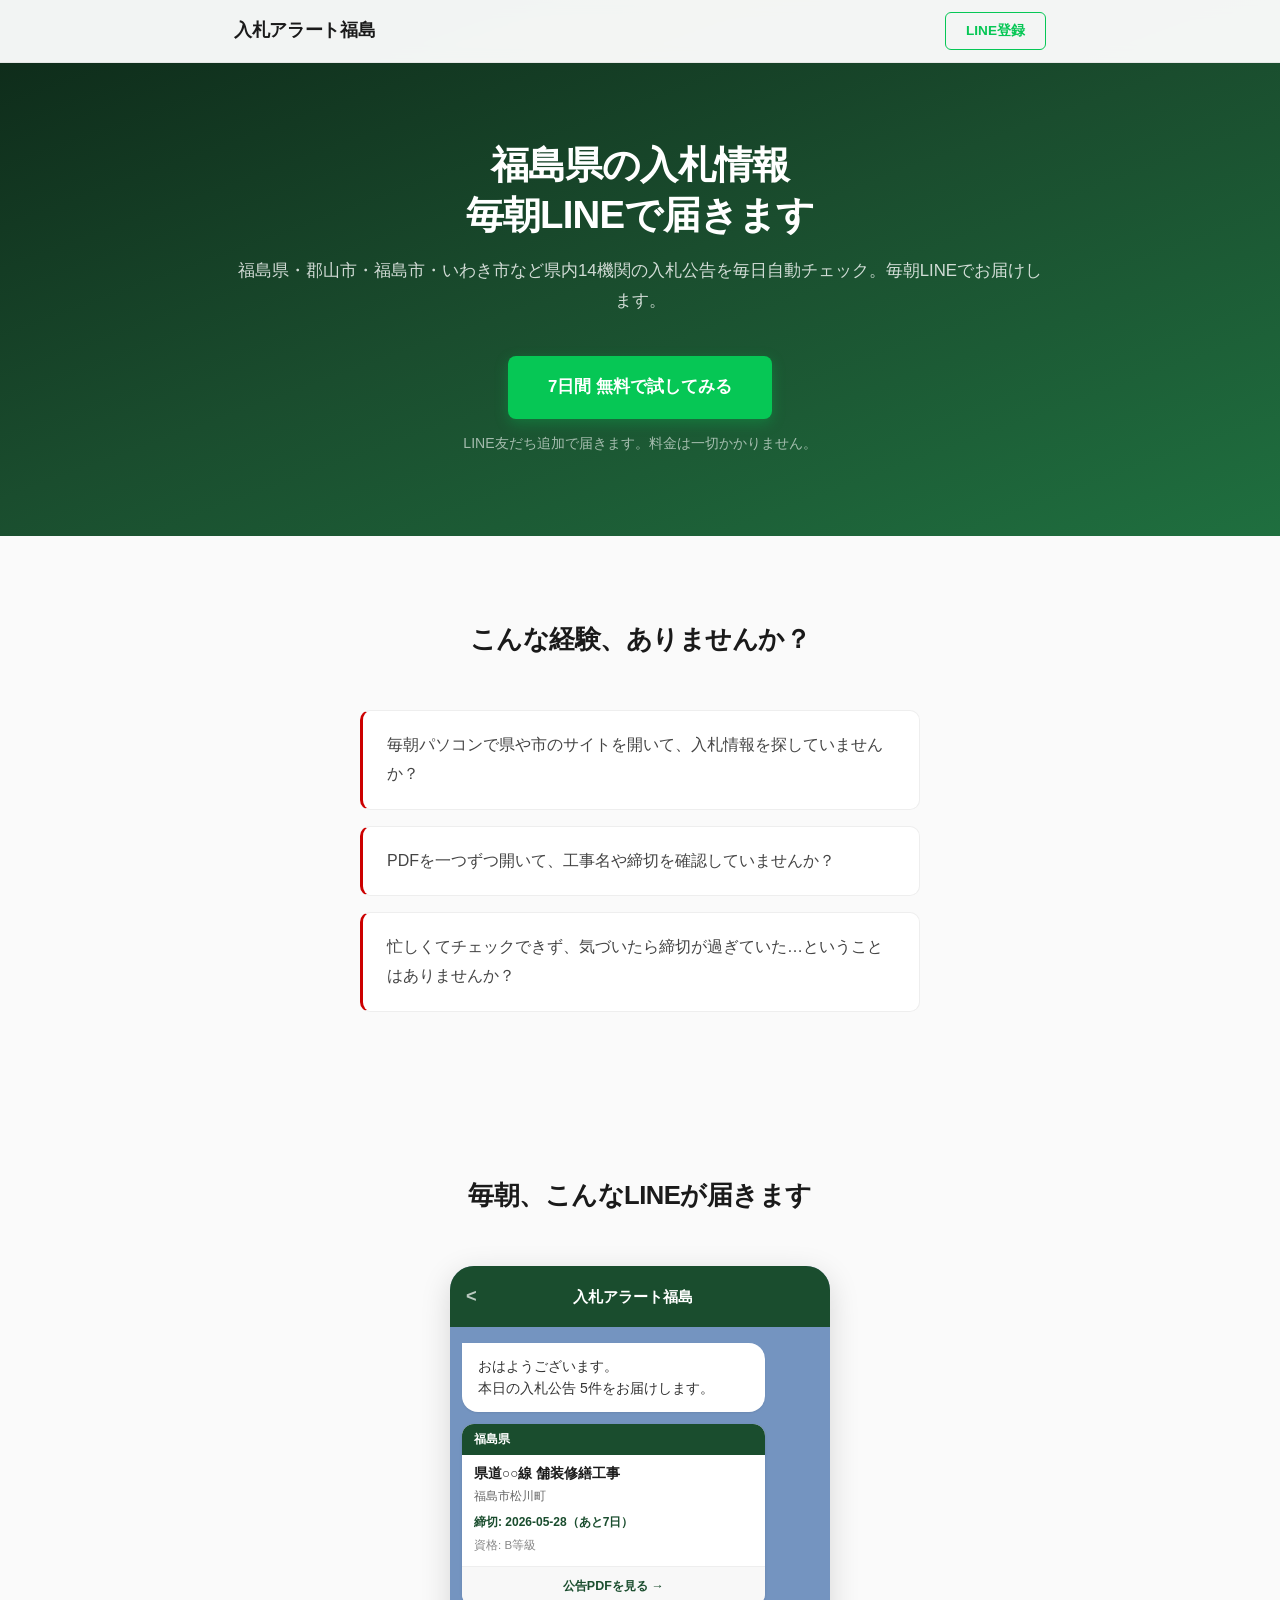
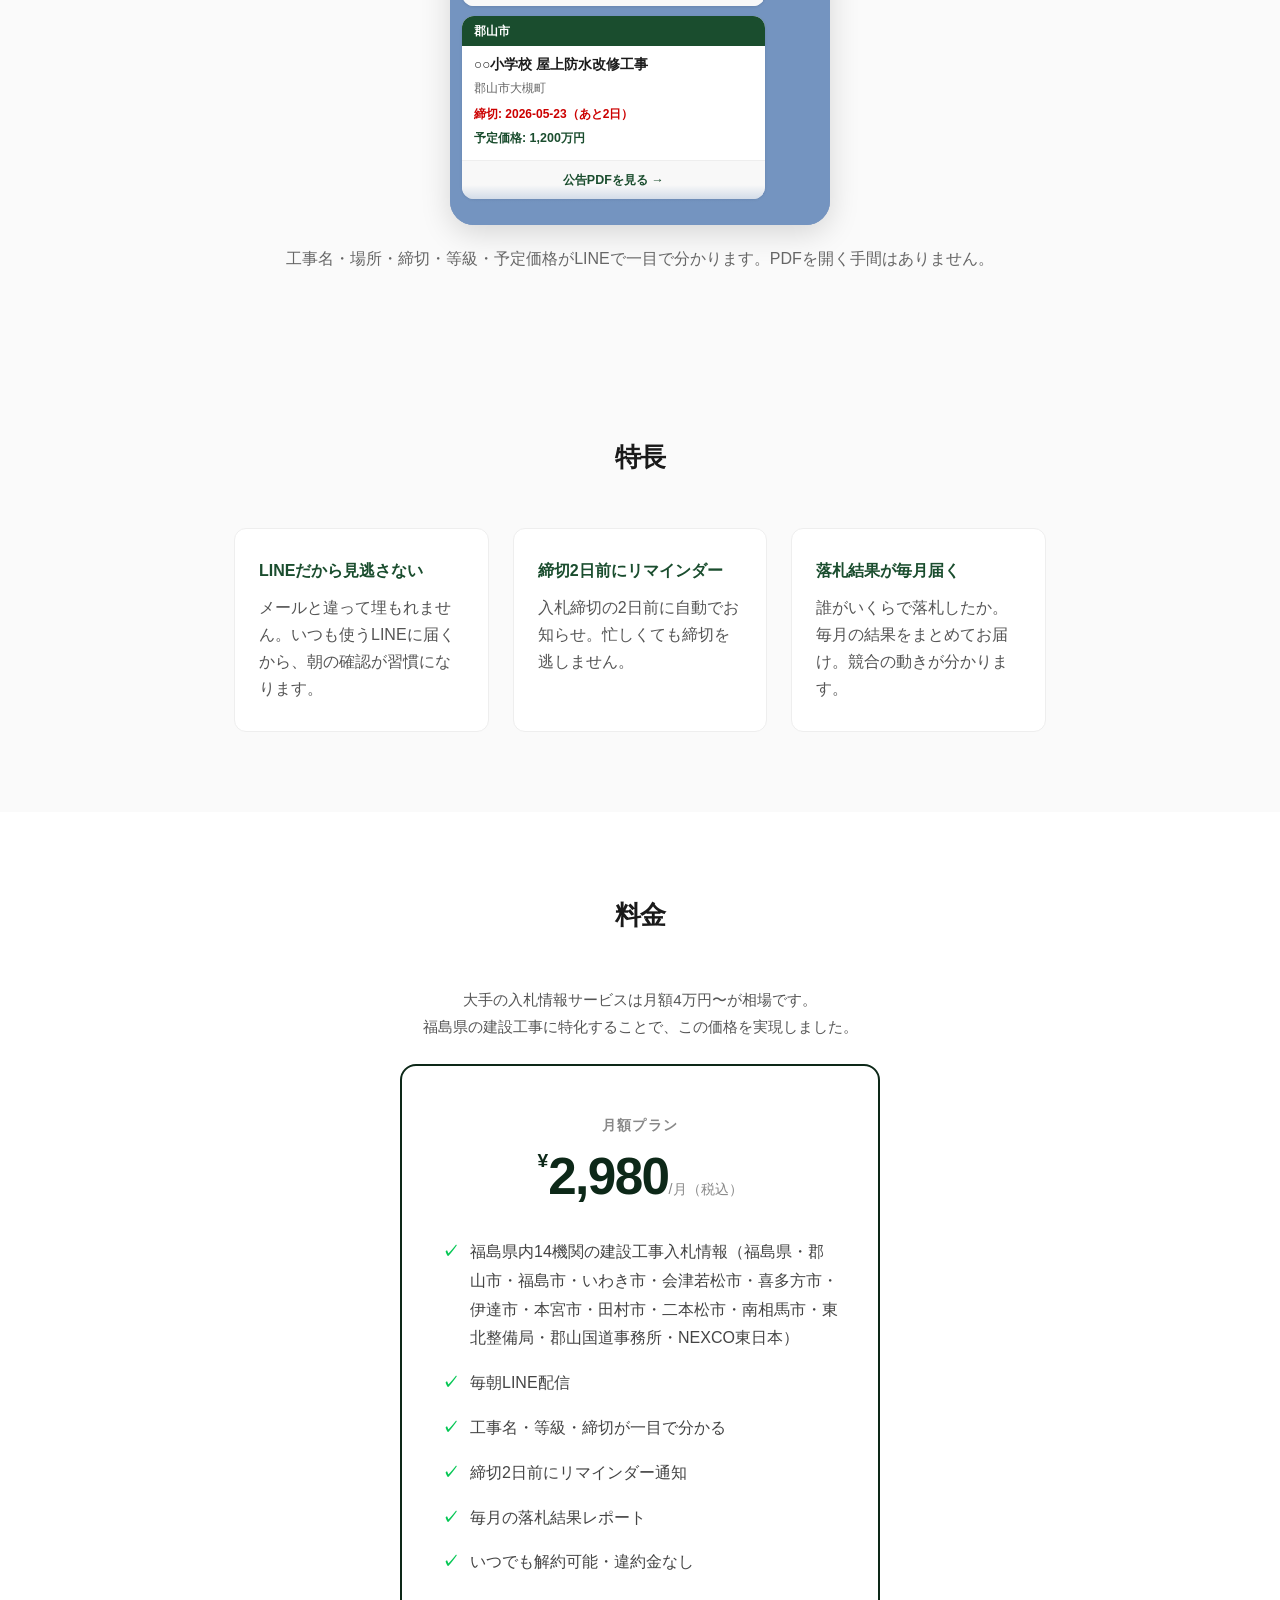
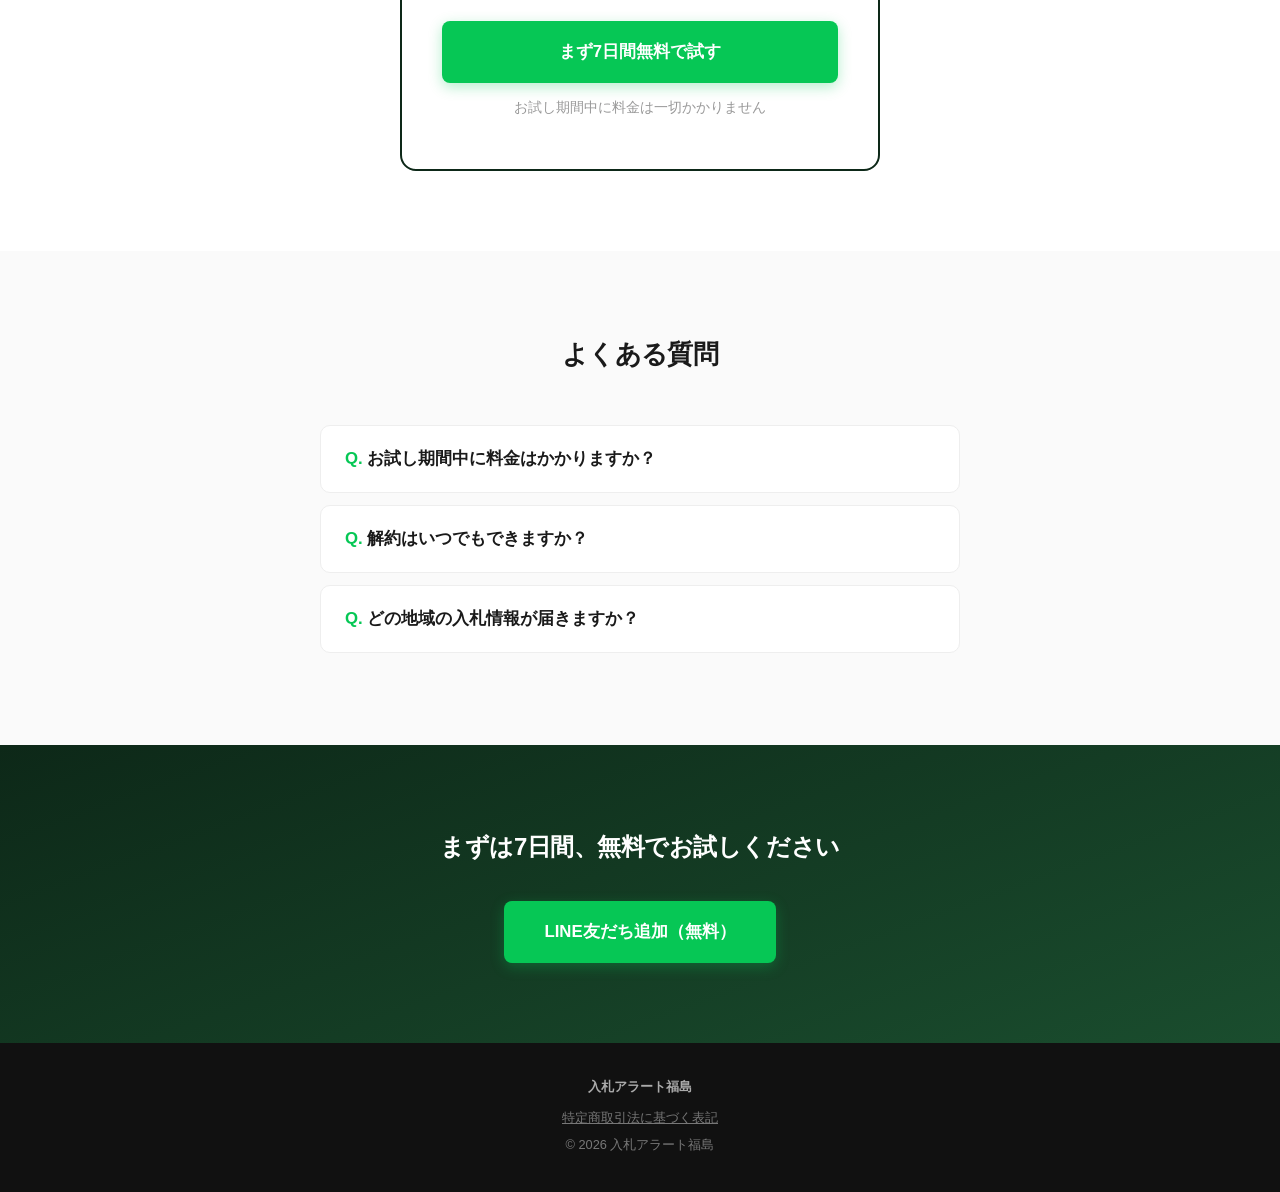
<file: index.html>
<!DOCTYPE html>
<html lang="ja">
<head>
  <meta charset="UTF-8">
  <meta name="viewport" content="width=device-width, initial-scale=1.0">
  <title>入札アラート福島 — 毎朝LINEで届く入札情報</title>
  <meta name="description" content="福島県の公共工事入札公告を毎朝LINEでお届け。県内14機関（福島県・郡山市・福島市・いわき市・会津若松市・喜多方市・伊達市・本宮市・田村市・二本松市・南相馬市ほか）の案件を自動収集。落札結果・締切リマインダーも配信。7日間無料。">
  <link rel="stylesheet" href="style.css?v=20260522">
</head>
<body>

  <nav class="topbar">
    <div class="container topbar-inner">
      <span class="logo">入札アラート福島</span>
      <a href="https://line.me/R/ti/p/@232lrfpz" class="nav-cta">LINE登録</a>
    </div>
  </nav>

  <header class="hero">
    <div class="container">
      <h1>福島県の入札情報<br>毎朝LINEで届きます</h1>
      <p class="subtitle">福島県・郡山市・福島市・いわき市など県内14機関の入札公告を毎日自動チェック。毎朝LINEでお届けします。</p>
      <a href="https://line.me/R/ti/p/@232lrfpz" class="cta-button">7日間 無料で試してみる</a>
      <p class="cta-note">LINE友だち追加で届きます。料金は一切かかりません。</p>
    </div>
  </header>

  <section class="pain">
    <div class="container">
      <h2>こんな経験、ありませんか？</h2>
      <div class="pain-grid">
        <div class="pain-item">
          <p>毎朝パソコンで県や市のサイトを開いて、入札情報を探していませんか？</p>
        </div>
        <div class="pain-item">
          <p>PDFを一つずつ開いて、工事名や締切を確認していませんか？</p>
        </div>
        <div class="pain-item">
          <p>忙しくてチェックできず、気づいたら締切が過ぎていた…ということはありませんか？</p>
        </div>
      </div>
    </div>
  </section>

  <section class="preview">
    <div class="container">
      <h2>毎朝、こんなLINEが届きます</h2>
      <div class="phone-frame">
        <div class="phone-header">
          <span class="phone-back">&lt;</span>
          <span class="phone-name">入札アラート福島</span>
          <span class="phone-icons"></span>
        </div>
        <div class="phone-chat">
          <div class="chat-bubble">
            おはようございます。<br>本日の入札公告 5件をお届けします。
          </div>
          <div class="chat-card">
            <div class="chat-card-header">福島県</div>
            <div class="chat-card-body">
              <div class="chat-card-title">県道○○線 舗装修繕工事</div>
              <div class="chat-card-meta">福島市松川町</div>
              <div class="chat-card-deadline">締切: 2026-05-28（あと7日）</div>
              <div class="chat-card-grade">資格: B等級</div>
            </div>
            <div class="chat-card-link">公告PDFを見る &rarr;</div>
          </div>
          <div class="chat-card">
            <div class="chat-card-header">郡山市</div>
            <div class="chat-card-body">
              <div class="chat-card-title">○○小学校 屋上防水改修工事</div>
              <div class="chat-card-meta">郡山市大槻町</div>
              <div class="chat-card-deadline urgent">締切: 2026-05-23（あと2日）</div>
              <div class="chat-card-budget">予定価格: 1,200万円</div>
            </div>
            <div class="chat-card-link">公告PDFを見る &rarr;</div>
          </div>
          <div class="chat-fade"></div>
        </div>
      </div>
      <p class="preview-note">工事名・場所・締切・等級・予定価格がLINEで一目で分かります。PDFを開く手間はありません。</p>
    </div>
  </section>

  <section class="features">
    <div class="container">
      <h2>特長</h2>
      <div class="feature-grid">
        <div class="feature-card">
          <h3>LINEだから見逃さない</h3>
          <p>メールと違って埋もれません。いつも使うLINEに届くから、朝の確認が習慣になります。</p>
        </div>
        <div class="feature-card">
          <h3>締切2日前にリマインダー</h3>
          <p>入札締切の2日前に自動でお知らせ。忙しくても締切を逃しません。</p>
        </div>
        <div class="feature-card">
          <h3>落札結果が毎月届く</h3>
          <p>誰がいくらで落札したか。毎月の結果をまとめてお届け。競合の動きが分かります。</p>
        </div>
      </div>
    </div>
  </section>

  <section class="pricing">
    <div class="container">
      <h2>料金</h2>
      <p class="price-compare">大手の入札情報サービスは月額4万円〜が相場です。<br>福島県の建設工事に特化することで、この価格を実現しました。</p>
      <div class="price-card">
        <p class="price-label">月額プラン</p>
        <div class="price">
          <span class="price-yen">&yen;</span><span class="price-num">2,980</span><span class="price-unit">/月（税込）</span>
        </div>
        <ul>
          <li>福島県内14機関の建設工事入札情報（福島県・郡山市・福島市・いわき市・会津若松市・喜多方市・伊達市・本宮市・田村市・二本松市・南相馬市・東北整備局・郡山国道事務所・NEXCO東日本）</li>
          <li>毎朝LINE配信</li>
          <li>工事名・等級・締切が一目で分かる</li>
          <li>締切2日前にリマインダー通知</li>
          <li>毎月の落札結果レポート</li>
          <li>いつでも解約可能・違約金なし</li>
        </ul>
        <a href="https://line.me/R/ti/p/@232lrfpz" class="cta-button">まず7日間無料で試す</a>
        <p class="price-note">お試し期間中に料金は一切かかりません</p>
      </div>
    </div>
  </section>

  <section class="faq">
    <div class="container">
      <h2>よくある質問</h2>
      <details>
        <summary>お試し期間中に料金はかかりますか？</summary>
        <p>いいえ。LINE友だち追加から7日間は完全無料です。お試し後、ご自身でお申込みいただかない限り料金はかかりません。</p>
      </details>
      <details>
        <summary>解約はいつでもできますか？</summary>
        <p>はい、いつでも解約できます。LINEで「解約」とメッセージを送るだけで完了します。違約金等はありません。</p>
      </details>
      <details>
        <summary>どの地域の入札情報が届きますか？</summary>
        <p>福島県・郡山市・福島市・いわき市・会津若松市・喜多方市・伊達市・本宮市・田村市・二本松市・南相馬市・東北整備局・郡山国道事務所・NEXCO東日本の計14機関の建設工事入札公告を配信しています。</p>
      </details>
    </div>
  </section>

  <section class="final-cta">
    <div class="container">
      <h2>まずは7日間、無料でお試しください</h2>
      <a href="https://line.me/R/ti/p/@232lrfpz" class="cta-button">LINE友だち追加（無料）</a>
    </div>
  </section>

  <footer>
    <div class="container">
      <p class="footer-brand">入札アラート福島</p>
      <p><a href="tokushoho.html">特定商取引法に基づく表記</a></p>
      <p>&copy; 2026 入札アラート福島</p>
    </div>
  </footer>

</body>
</html>
</file>
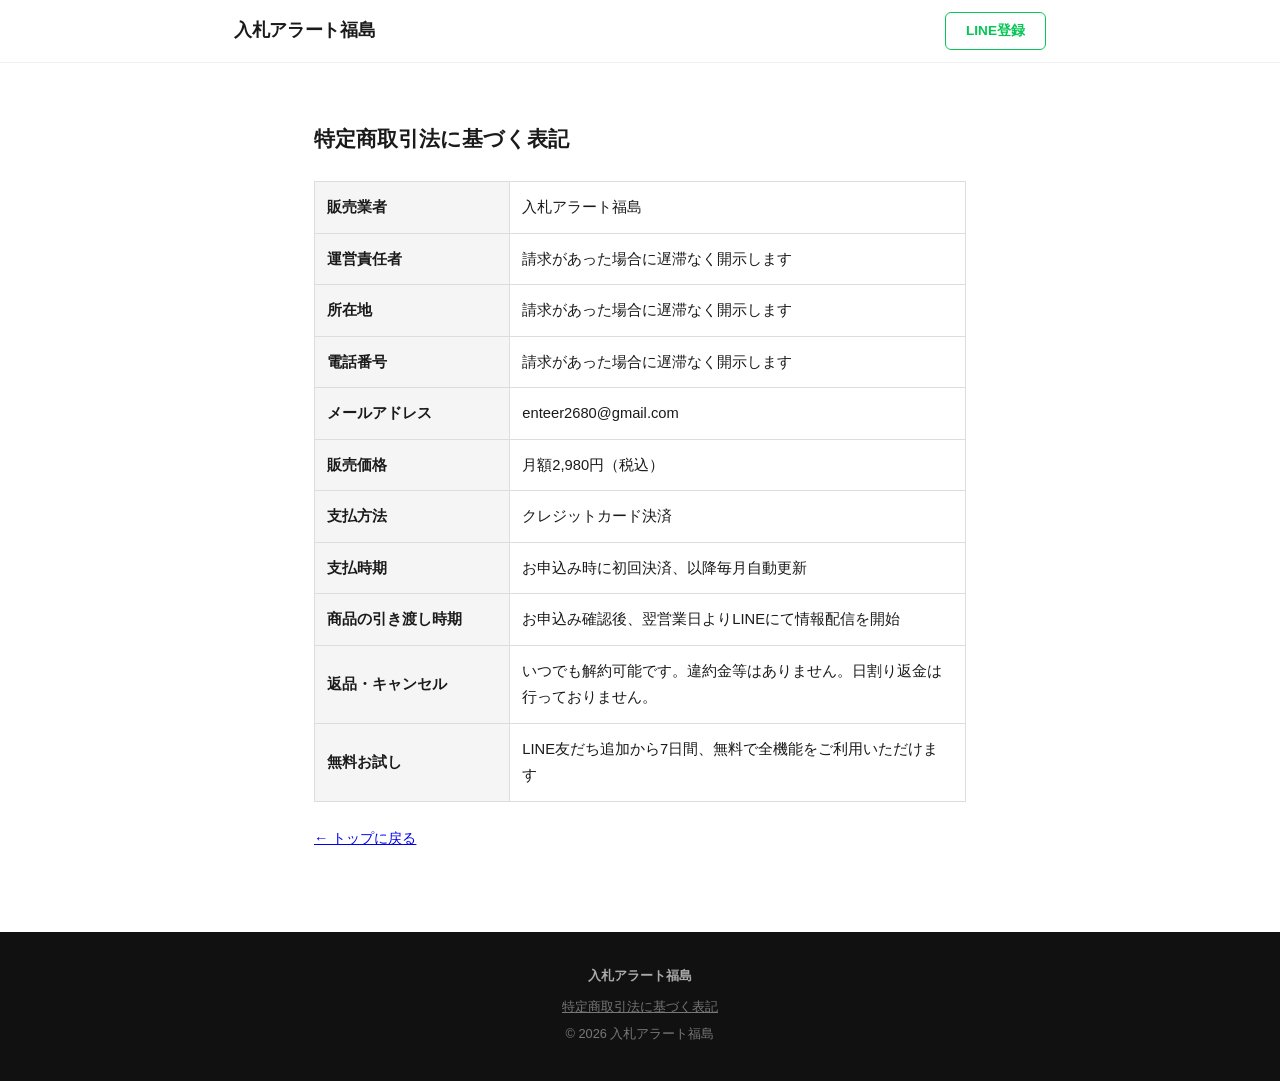
<file: tokushoho.html>
<!DOCTYPE html>
<html lang="ja">
<head>
  <meta charset="UTF-8">
  <meta name="viewport" content="width=device-width, initial-scale=1.0">
  <title>特定商取引法に基づく表記 | 入札アラート福島</title>
  <link rel="stylesheet" href="style.css?v=20260522">
  <style>
    .legal-content { max-width: 700px; margin: 0 auto; padding: 120px 24px 80px; }
    .legal-content h1 { font-size: 1.3em; margin-bottom: 24px; text-align: left; }
    .legal-content table { width: 100%; border-collapse: collapse; }
    .legal-content th, .legal-content td { border: 1px solid #ddd; padding: 12px; text-align: left; font-size: 0.92em; }
    .legal-content th { background: #f5f5f5; width: 30%; font-weight: 600; }
    .legal-content .back-link { margin-top: 24px; font-size: 0.9em; }
  </style>
</head>
<body>

  <nav class="topbar">
    <div class="container topbar-inner">
      <a href="index.html" class="logo" style="text-decoration:none;color:inherit;">入札アラート福島</a>
      <a href="https://line.me/R/ti/p/@232lrfpz" class="nav-cta">LINE登録</a>
    </div>
  </nav>

  <div class="legal-content">
    <h1>特定商取引法に基づく表記</h1>
    <table>
      <tr><th>販売業者</th><td>入札アラート福島</td></tr>
      <tr><th>運営責任者</th><td>請求があった場合に遅滞なく開示します</td></tr>
      <tr><th>所在地</th><td>請求があった場合に遅滞なく開示します</td></tr>
      <tr><th>電話番号</th><td>請求があった場合に遅滞なく開示します</td></tr>
      <tr><th>メールアドレス</th><td>enteer2680@gmail.com</td></tr>
      <tr><th>販売価格</th><td>月額2,980円（税込）</td></tr>
      <tr><th>支払方法</th><td>クレジットカード決済</td></tr>
      <tr><th>支払時期</th><td>お申込み時に初回決済、以降毎月自動更新</td></tr>
      <tr><th>商品の引き渡し時期</th><td>お申込み確認後、翌営業日よりLINEにて情報配信を開始</td></tr>
      <tr><th>返品・キャンセル</th><td>いつでも解約可能です。違約金等はありません。日割り返金は行っておりません。</td></tr>
      <tr><th>無料お試し</th><td>LINE友だち追加から7日間、無料で全機能をご利用いただけます</td></tr>
    </table>
    <p class="back-link"><a href="index.html">&larr; トップに戻る</a></p>
  </div>

  <footer>
    <div class="container">
      <p class="footer-brand">入札アラート福島</p>
      <p><a href="tokushoho.html">特定商取引法に基づく表記</a></p>
      <p>&copy; 2026 入札アラート福島</p>
    </div>
  </footer>

</body>
</html>
</file>
<file: style.css>
* { margin: 0; padding: 0; box-sizing: border-box; }

body {
  font-family: "Hiragino Kaku Gothic ProN", "Noto Sans JP", -apple-system, sans-serif;
  color: #1a1a1a;
  line-height: 1.8;
  background: #fff;
}

.container { max-width: 860px; margin: 0 auto; padding: 0 24px; }

/* ── Topbar ── */
.topbar {
  position: fixed;
  top: 0;
  left: 0;
  right: 0;
  background: rgba(255,255,255,0.95);
  backdrop-filter: blur(8px);
  border-bottom: 1px solid rgba(0,0,0,0.06);
  z-index: 100;
  padding: 12px 0;
}
.topbar-inner {
  display: flex;
  justify-content: space-between;
  align-items: center;
}
.logo {
  font-size: 1.1em;
  font-weight: 700;
  color: #1a1a1a;
  letter-spacing: -0.02em;
}
.nav-cta {
  font-size: 0.85em;
  font-weight: 600;
  color: #06c755;
  text-decoration: none;
  border: 1.5px solid #06c755;
  padding: 6px 20px;
  border-radius: 6px;
  transition: all 0.2s;
}
.nav-cta:hover {
  background: #06c755;
  color: #fff;
}

/* ── Hero ── */
.hero {
  background: linear-gradient(160deg, #0d2818 0%, #1a4d2e 50%, #1f6f3f 100%);
  color: white;
  text-align: center;
  padding: 140px 24px 80px;
}
.hero-label {
  display: inline-block;
  font-size: 0.8em;
  font-weight: 600;
  letter-spacing: 0.1em;
  border: 1px solid rgba(255,255,255,0.3);
  padding: 4px 16px;
  border-radius: 20px;
  margin-bottom: 24px;
  opacity: 0.9;
}
.hero h1 {
  font-size: 2.4em;
  font-weight: 800;
  margin-bottom: 16px;
  line-height: 1.3;
  letter-spacing: -0.02em;
}
.hero .subtitle {
  font-size: 1.05em;
  opacity: 0.8;
  margin-bottom: 40px;
}
.cta-button {
  display: inline-block;
  background: #06c755;
  color: white;
  text-decoration: none;
  padding: 16px 40px;
  border-radius: 8px;
  font-size: 1.05em;
  font-weight: 700;
  transition: all 0.2s;
  box-shadow: 0 4px 14px rgba(6,199,85,0.3);
}
.cta-button:hover {
  transform: translateY(-1px);
  box-shadow: 0 6px 20px rgba(6,199,85,0.4);
}
.cta-note {
  margin-top: 12px;
  font-size: 0.88em;
  opacity: 0.6;
}

/* ── Sections ── */
section { padding: 80px 24px; }

h2 {
  text-align: center;
  font-size: 1.6em;
  font-weight: 800;
  margin-bottom: 48px;
  letter-spacing: -0.02em;
  color: #1a1a1a;
}

/* ── Pain ── */
.pain { background: #fafafa; }
.pain-grid {
  display: grid;
  grid-template-columns: 1fr;
  gap: 16px;
  max-width: 560px;
  margin: 0 auto;
}
.pain-item {
  padding: 20px 24px;
  background: #fff;
  border-radius: 10px;
  border: 1px solid #eee;
  border-left: 3px solid #cc0000;
}
.pain-item p { font-size: 1em; color: #444; margin: 0; }

/* ── Preview (LINE mockup) ── */
.preview { background: #fafafa; }
.phone-frame {
  max-width: 380px;
  margin: 0 auto;
  background: #8B9DC3;
  border-radius: 24px;
  overflow: hidden;
  box-shadow: 0 8px 30px rgba(0,0,0,0.15);
}
.phone-header {
  background: #1a4d2e;
  color: #fff;
  padding: 14px 16px;
  display: flex;
  justify-content: space-between;
  align-items: center;
  font-size: 0.95em;
  font-weight: 700;
}
.phone-back { opacity: 0.7; font-size: 1.2em; }
.phone-icons { width: 24px; }
.phone-chat {
  background: #7494C0;
  padding: 16px 12px;
  min-height: 340px;
  position: relative;
}
.chat-bubble {
  background: #fff;
  border-radius: 0 16px 16px 16px;
  padding: 12px 16px;
  font-size: 0.88em;
  line-height: 1.6;
  color: #333;
  margin-bottom: 12px;
  max-width: 85%;
  box-shadow: 0 1px 2px rgba(0,0,0,0.08);
}
.chat-card {
  background: #fff;
  border-radius: 12px;
  overflow: hidden;
  margin-bottom: 10px;
  max-width: 85%;
  box-shadow: 0 1px 3px rgba(0,0,0,0.1);
}
.chat-card-header {
  background: #1a4d2e;
  color: #fff;
  padding: 5px 12px;
  font-size: 0.72em;
  font-weight: 700;
}
.chat-card-body { padding: 10px 12px; }
.chat-card-title {
  font-size: 0.85em;
  font-weight: 700;
  margin-bottom: 4px;
  line-height: 1.3;
}
.chat-card-meta {
  font-size: 0.75em;
  color: #666;
  margin-bottom: 2px;
}
.chat-card-deadline {
  font-size: 0.75em;
  font-weight: 700;
  color: #1a4d2e;
  margin-top: 4px;
}
.chat-card-deadline.urgent { color: #cc0000; }
.chat-card-grade {
  font-size: 0.72em;
  color: #888;
  margin-top: 2px;
}
.chat-card-budget {
  font-size: 0.78em;
  color: #1a4d2e;
  font-weight: 700;
  margin-top: 2px;
}
.chat-card-link {
  text-align: center;
  padding: 8px;
  background: #f8f8f8;
  color: #1a4d2e;
  font-size: 0.78em;
  font-weight: 700;
  border-top: 1px solid #eee;
}
.chat-fade {
  position: absolute;
  bottom: 0;
  left: 0;
  right: 0;
  height: 40px;
  background: linear-gradient(transparent, rgba(116,148,192,0.8));
}
.preview-note {
  text-align: center;
  margin-top: 20px;
  font-size: 1em;
  color: #666;
}

/* ── Features ── */
.features { background: #fafafa; }
.feature-grid {
  display: grid;
  grid-template-columns: repeat(3, 1fr);
  gap: 24px;
}
.feature-card {
  padding: 28px 24px;
  background: #fff;
  border-radius: 12px;
  border: 1px solid #eee;
}
.feature-card h3 {
  font-size: 1em;
  font-weight: 700;
  margin-bottom: 8px;
  color: #1a4d2e;
}
.feature-card p {
  font-size: 1em;
  color: #555;
  line-height: 1.7;
}

/* ── Pricing ── */
.price-card {
  max-width: 480px;
  margin: 0 auto;
  text-align: center;
  background: #fff;
  border: 2px solid #0d2818;
  border-radius: 16px;
  padding: 48px 40px;
}
.price-label {
  font-size: 0.85em;
  font-weight: 700;
  color: #888;
  text-transform: uppercase;
  letter-spacing: 0.1em;
  margin-bottom: 12px;
}
.price-original {
  font-size: 1.1em;
  color: #999;
  text-decoration: line-through;
  margin-bottom: 4px;
}
.price-campaign {
  font-size: 0.82em;
  color: #cc0000;
  font-weight: 600;
  margin-top: 6px;
  margin-bottom: 0;
}
.price {
  margin-bottom: 0;
  line-height: 1;
}
.price-yen {
  font-size: 1.2em;
  font-weight: 700;
  color: #0d2818;
  vertical-align: top;
}
.price-num {
  font-size: 3.2em;
  font-weight: 800;
  color: #0d2818;
  letter-spacing: -0.03em;
}
.price-unit {
  font-size: 0.9em;
  color: #888;
}
.price-card ul {
  list-style: none;
  text-align: left;
  margin: 28px 0;
}
.price-card li {
  padding: 8px 0 8px 28px;
  position: relative;
  font-size: 1em;
  color: #444;
}
.price-card li::before {
  content: "✓";
  position: absolute;
  left: 0;
  color: #06c755;
  font-weight: 700;
}
.price-card .cta-button {
  width: 100%;
  text-align: center;
  margin-top: 8px;
}
.price-note {
  margin-top: 12px;
  font-size: 0.88em;
  color: #999;
}

.price-compare {
  text-align: center;
  font-size: 0.95em;
  color: #555;
  margin-bottom: 24px;
  line-height: 1.8;
}

/* ── FAQ ── */
.faq { background: #fafafa; }
details {
  max-width: 640px;
  margin: 0 auto 12px;
  background: #fff;
  border: 1px solid #eee;
  border-radius: 10px;
  padding: 18px 24px;
}
summary {
  cursor: pointer;
  font-weight: 700;
  font-size: 1.05em;
  color: #1a1a1a;
  list-style: none;
}
summary::-webkit-details-marker { display: none; }
summary::before {
  content: "Q. ";
  color: #06c755;
  font-weight: 800;
}
details p {
  margin-top: 10px;
  color: #555;
  font-size: 1em;
  line-height: 1.8;
  padding-left: 22px;
}

/* ── Final CTA ── */
.final-cta {
  background: linear-gradient(160deg, #0d2818, #1a4d2e);
  color: #fff;
  text-align: center;
}
.final-cta h2 {
  color: #fff;
  margin-bottom: 32px;
  font-size: 1.5em;
}

/* ── Footer ── */
footer {
  background: #111;
  color: #777;
  text-align: center;
  padding: 32px 24px;
  font-size: 0.8em;
}
.footer-brand {
  font-weight: 700;
  color: #aaa;
  margin-bottom: 8px;
}
footer a { color: #777; }
footer p { margin-bottom: 4px; }

/* ── Responsive ── */
@media (max-width: 768px) {
  .hero { padding: 120px 20px 60px; }
  .hero h1 { font-size: 1.8em; }
  .feature-grid { grid-template-columns: 1fr; }
  .price-card { padding: 36px 24px; }
  .final-cta h2 { font-size: 1.3em; }
}
</file>
